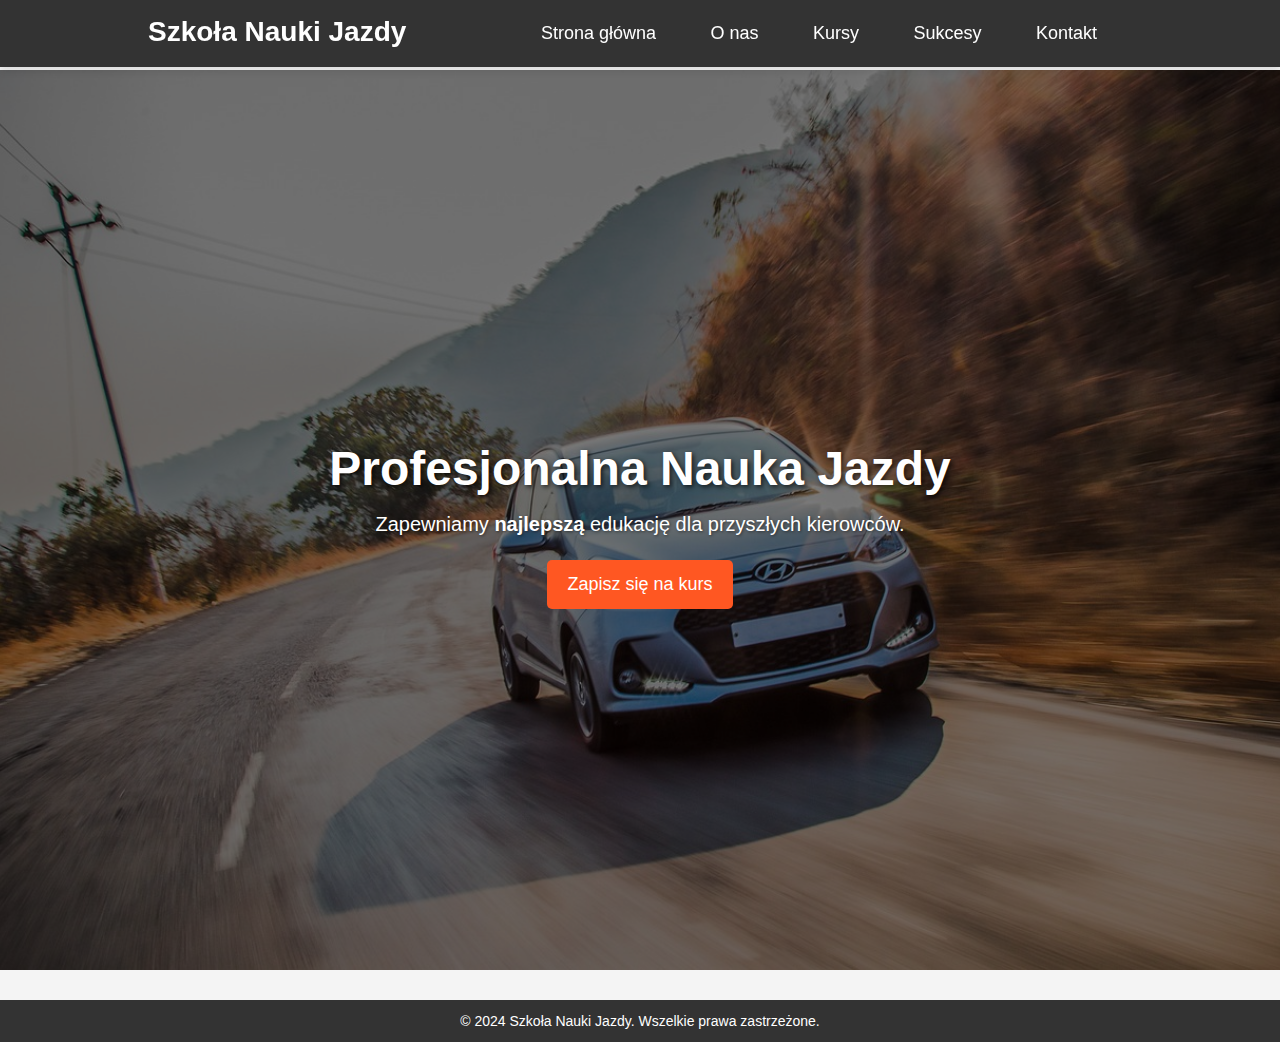
<file: index.html>
<!DOCTYPE html>
<html lang="pl">
<head>
    <meta charset="UTF-8">
    <meta name="viewport" content="width=device-width, initial-scale=1.0">
    <meta name="description" content="Szkoła nauki jazdy - Naucz się jeździć z profesjonalistami.">
    <title>Szkoła Nauki Jazdy</title>
    <link rel="stylesheet" href="mystyle.css">
    <link rel="icon" type="images/jpg" href="images/caricon.png" >
</head>
<body>
    <header>
        <div class="container">
            <h1>Szkoła Nauki Jazdy</h1>
            <nav>
                <ul>
                    <li><a href="index.html">Strona główna</a></li>
                    <li><a href="about.html">O nas</a></li>
                    <li><a href="courses.html">Kursy</a></li>
                    <li><a href="success.html">Sukcesy</a></li>
                    <li><a href="contact.html">Kontakt</a></li>

                </ul>
            </nav>
        </div>
    </header>

    <section id="home" class="hero">
        <div class="container">
            <h2>Profesjonalna Nauka Jazdy</h2>
            <p>Zapewniamy <b>najlepszą</b> edukację dla przyszłych kierowców.</p>
            <a href="courses.html" class="button">Zapisz się na kurs</a>
        </div>
    </section>

    <footer>
        <div class="container">
            <p>&copy; 2024 Szkoła Nauki Jazdy. Wszelkie prawa zastrzeżone.</p>
        </div>
    </footer>
</body>
</html>
</file>
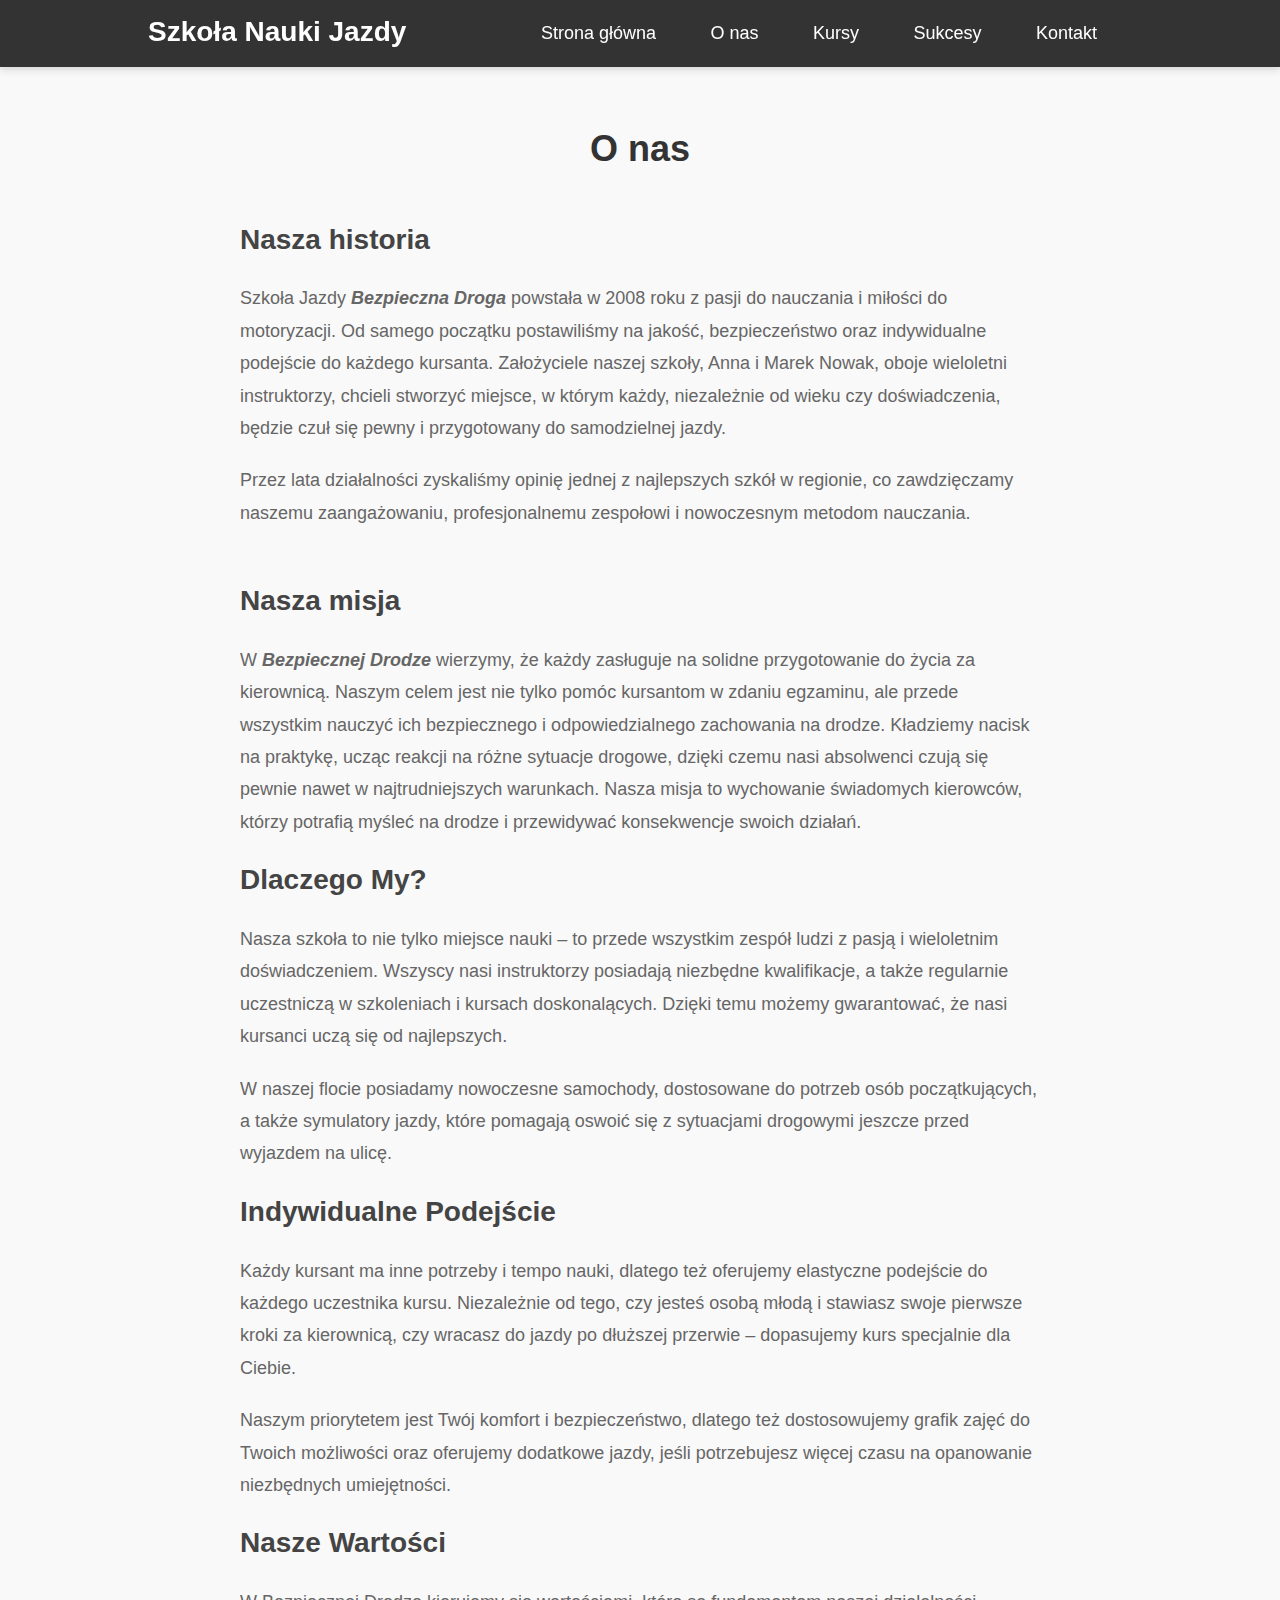
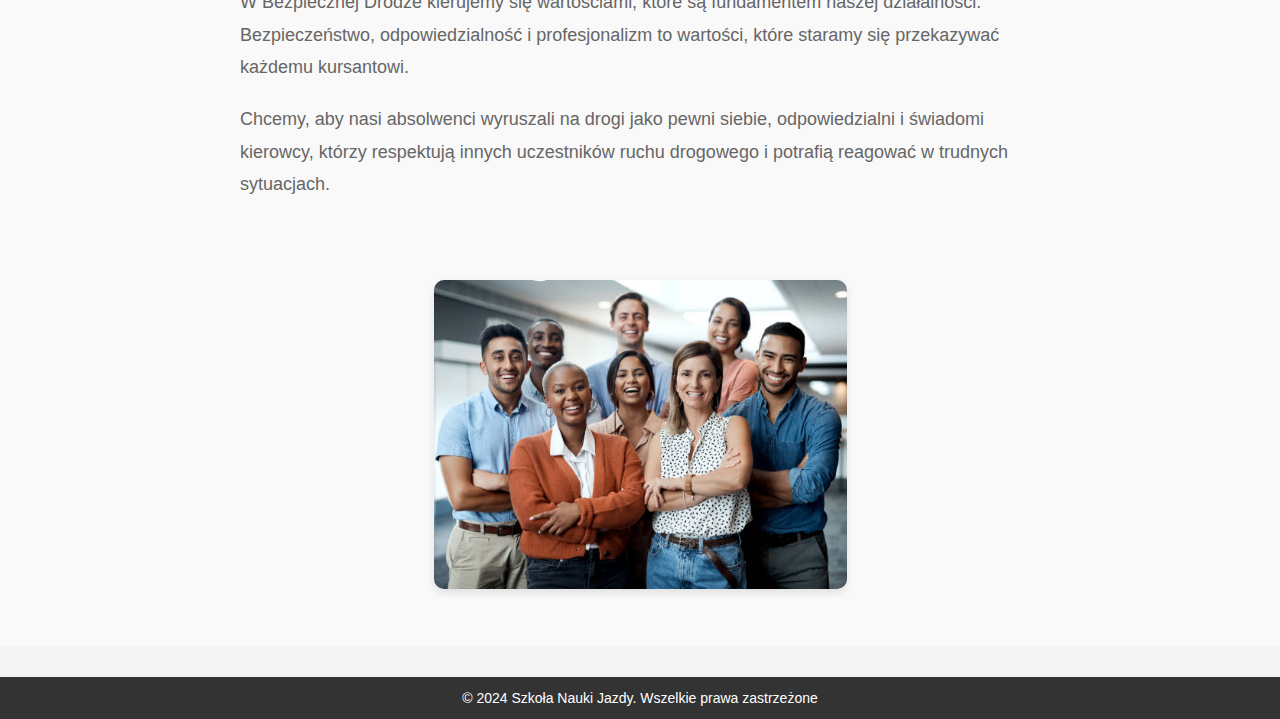
<file: about.html>
<!DOCTYPE html>
<html lang="pl">
<head>
    <meta charset="UTF-8">
    <meta name="viewport" content="width=device-width, initial-scale=1.0">
    <meta name="description" content="O nas - Szkoła Nauki Jazdy">
    <title>O nas - Szkoła Nauki Jazdy</title>
    <link rel="stylesheet" href="mystyle.css">
    <link rel="stylesheet" href="https://cdnjs.cloudflare.com/ajax/libs/font-awesome/6.0.0-beta3/css/all.min.css">
</head>
<body>
    <header>
        <div class="container">
            <h1>Szkoła Nauki Jazdy</h1>
            <nav>
                <ul>
                    <li><a href="index.html">Strona główna</a></li>
                    <li><a href="about.html" class="active">O nas</a></li>
                    <li><a href="courses.html">Kursy</a></li>
                    <li><a href="success.html">Sukcesy</a></li>
                    <li><a href="contact.html">Kontakt</a></li>
                </ul>
            </nav>
        </div>
    </header>

    <section id="about" class="page-section">
        <div class="container">
            <h2>O nas</h2>
            <div class="about-content">
                <div class="about-text">
                    <h3>Nasza historia</h3>
                    <p>
                        Szkoła Jazdy <i><b>Bezpieczna Droga</b></i> powstała w 2008 roku z pasji do nauczania i miłości do motoryzacji. Od samego początku postawiliśmy na jakość, bezpieczeństwo oraz indywidualne podejście do każdego kursanta. Założyciele naszej szkoły, Anna i Marek Nowak, oboje wieloletni instruktorzy, chcieli stworzyć miejsce, w którym każdy, niezależnie od wieku czy doświadczenia, będzie czuł się pewny i przygotowany do samodzielnej jazdy.
                    </p>
                    <p>
                        Przez lata działalności zyskaliśmy opinię jednej z najlepszych szkół w regionie, co zawdzięczamy naszemu zaangażowaniu, profesjonalnemu zespołowi i nowoczesnym metodom nauczania.
                    </p>
                </div>
                <div class="about-text">
                    <h3>Nasza misja</h3>
                    <p>
                        W <i><b>Bezpiecznej Drodze</b></i> wierzymy, że każdy zasługuje na solidne przygotowanie do życia za kierownicą. Naszym celem jest nie tylko pomóc kursantom w zdaniu egzaminu, ale przede wszystkim nauczyć ich bezpiecznego i odpowiedzialnego zachowania na drodze. Kładziemy nacisk na praktykę, ucząc reakcji na różne sytuacje drogowe, dzięki czemu nasi absolwenci czują się pewnie nawet w najtrudniejszych warunkach. Nasza misja to wychowanie świadomych kierowców, którzy potrafią myśleć na drodze i przewidywać konsekwencje swoich działań.
                    </p>
                    <h3>Dlaczego My?</h3>
                    <p>
                        Nasza szkoła to nie tylko miejsce nauki – to przede wszystkim zespół ludzi z pasją i wieloletnim doświadczeniem. Wszyscy nasi instruktorzy posiadają niezbędne kwalifikacje, a także regularnie uczestniczą w szkoleniach i kursach doskonalących. Dzięki temu możemy gwarantować, że nasi kursanci uczą się od najlepszych.
                    </p>
                    <p>
                        W naszej flocie posiadamy nowoczesne samochody, dostosowane do potrzeb osób początkujących, a także symulatory jazdy, które pomagają oswoić się z sytuacjami drogowymi jeszcze przed wyjazdem na ulicę.
                    </p>
                    <h3>Indywidualne Podejście</h3>
                    <p>
                        Każdy kursant ma inne potrzeby i tempo nauki, dlatego też oferujemy elastyczne podejście do każdego uczestnika kursu. Niezależnie od tego, czy jesteś osobą młodą i stawiasz swoje pierwsze kroki za kierownicą, czy wracasz do jazdy po dłuższej przerwie – dopasujemy kurs specjalnie dla Ciebie. 
                    </p>
                    <p>
                        Naszym priorytetem jest Twój komfort i bezpieczeństwo, dlatego też dostosowujemy grafik zajęć do Twoich możliwości oraz oferujemy dodatkowe jazdy, jeśli potrzebujesz więcej czasu na opanowanie niezbędnych umiejętności.
                    </p>
                    <h3>Nasze Wartości</h3>
                    <p>
                        W Bezpiecznej Drodze kierujemy się wartościami, które są fundamentem naszej działalności. Bezpieczeństwo, odpowiedzialność i profesjonalizm to wartości, które staramy się przekazywać każdemu kursantowi.
                    </p>
                    <p> Chcemy, aby nasi absolwenci wyruszali na drogi jako pewni siebie, odpowiedzialni i świadomi kierowcy, którzy respektują innych uczestników ruchu drogowego i potrafią reagować w trudnych sytuacjach.</p>
                </div>
            </div>

            <div class="about-image">
                <img src="images/onas.png" alt="Zdjęcie szkoły jazdy">
            </div>
        </div>
    </section>

    <footer>

        <div class="container">
            <p>&copy; 2024 Szkoła Nauki Jazdy. Wszelkie prawa zastrzeżone</p>
            </div>
    </footer>
</body>
</file>
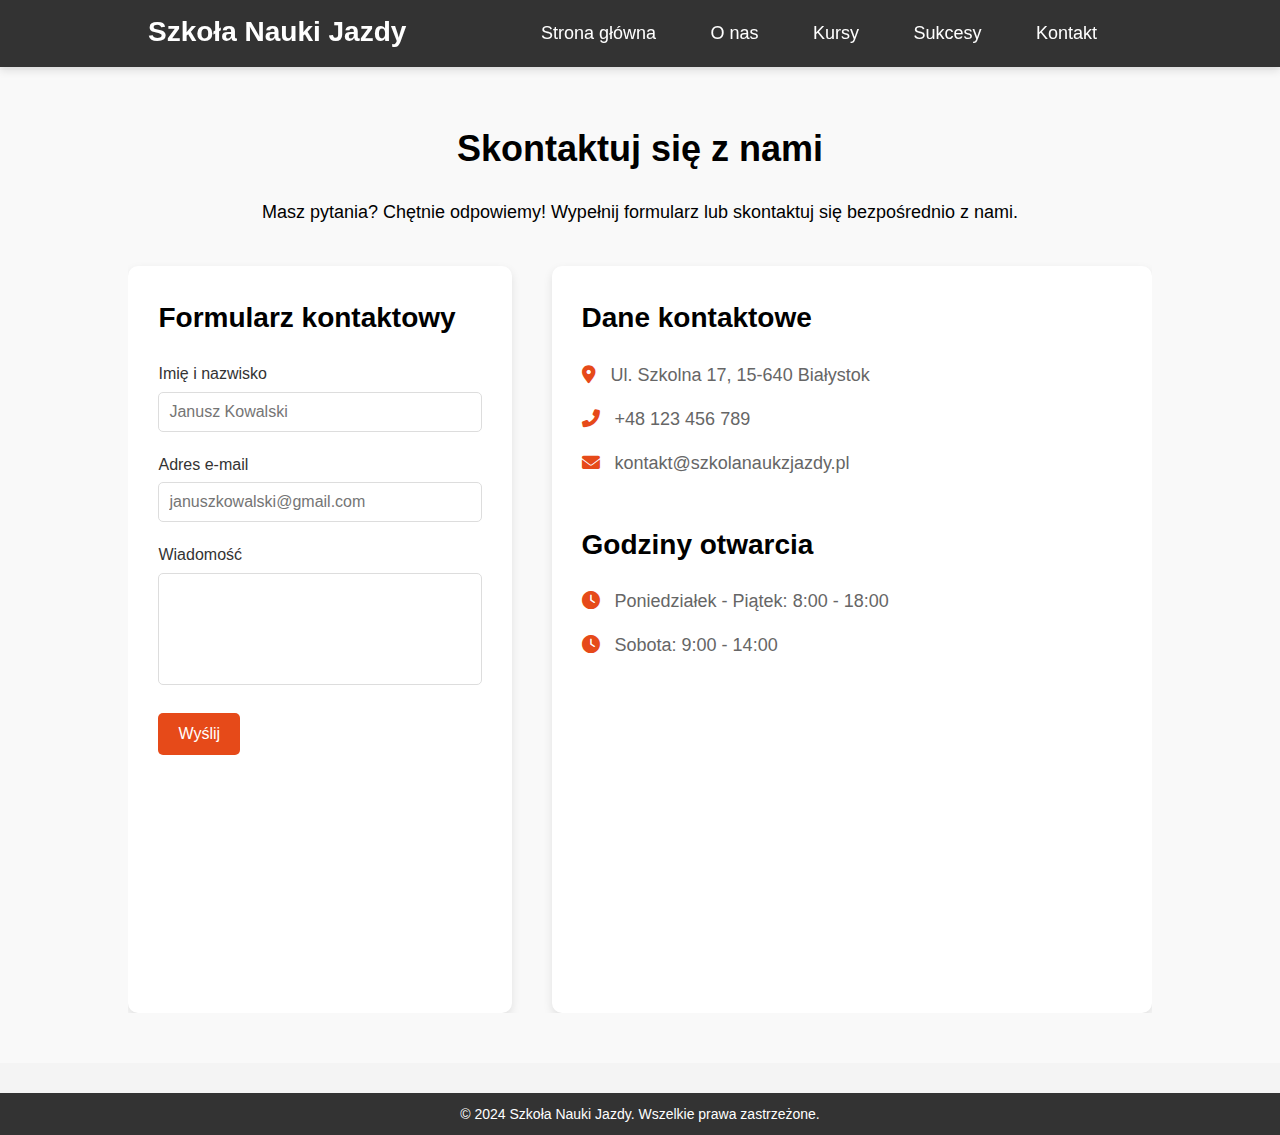
<file: contact.html>
<!DOCTYPE html>
<html lang="pl">
<head>
    <meta charset="UTF-8">
    <meta name="viewport" content="width=device-width, initial-scale=1.0">
    <meta name="description" content="Skontaktuj się z nami - Szkoła Nauki Jazdy">
    <title>Kontakt - Szkoła Nauki Jazdy</title>
    <link rel="stylesheet" href="mystyle.css">
    <link rel="stylesheet" href="https://cdnjs.cloudflare.com/ajax/libs/font-awesome/6.0.0-beta3/css/all.min.css">
</head>
<body>
    <header>
        <div class="container">
            <h1>Szkoła Nauki Jazdy</h1>
            <nav>
                <ul>
                    <li><a href="index.html">Strona główna</a></li>
                    <li><a href="about.html">O nas</a></li>
                    <li><a href="courses.html">Kursy</a></li>
                    <li><a href="success.html">Sukcesy</a></li>
                    <li><a href="contact.html" class="active">Kontakt</a></li>
                </ul>
            </nav>
        </div>
    </header>

    <section id="contact">
        <div class="container">
            <h2>Skontaktuj się z nami</h2>
            <p>Masz pytania? Chętnie odpowiemy! Wypełnij formularz lub skontaktuj się bezpośrednio z nami.</p>
            
            <div class="contact-grid">
                <div class="contact-form">
                    <h3>Formularz kontaktowy</h3>
                    <form action="#" method="post">
                        <label for="name">Imię i nazwisko</label>
                        <input type="text" id="name" name="name" required placeholder="Janusz Kowalski">

                        <label for="email">Adres e-mail</label>
                        <input type="email" id="email" name="email" required placeholder="januszkowalski@gmail.com">

                        <label for="message">Wiadomość</label>
                        <textarea id="message" name="message" rows="5" required ></textarea>

                        <button type="submit">Wyślij</button>
                    </form>
                </div>

                <!-- Informacje kontaktowe -->
                <div class="contact-info">
                    <h3>Dane kontaktowe</h3>
                    <ul>
                        <li><i class="fas fa-map-marker-alt"></i> Ul. Szkolna 17, 15-640 Białystok</li>
                        <li><i class="fas fa-phone-alt"></i> +48 123 456 789</li>
                        <li><i class="fas fa-envelope"></i> kontakt@szkolanaukzjazdy.pl</li>
                    </ul>
                    <h3>Godziny otwarcia</h3>
                    <ul>
                        <li><i class="fas fa-clock"></i> Poniedziałek - Piątek: 8:00 - 18:00</li>
                        <li><i class="fas fa-clock"></i> Sobota: 9:00 - 14:00</li>
                    </ul>
                    <div class="map-container">
                        <iframe id="mapsite" src="https://www.google.com/maps/embed?pb=!1m18!1m12!1m3!1d2394.2644270331252!2d23.083945276498806!3d53.12339867222536!2m3!1f0!2f0!3f0!3m2!1i1024!2i768!4f13.1!3m3!1m2!1s0x471ffb77bfb8d15b%3A0xc43e2f02eebb7ca7!2sSzkolna%2017%2C%2015-640%20Bia%C5%82ystok!5e0!3m2!1spl!2spl!4v1728653199184!5m2!1spl!2spl"></iframe>
                    </div>
                </div>
            </div>
        </div>
    </section>

    <footer>
        <div class="container">
            <p>&copy; 2024 Szkoła Nauki Jazdy. Wszelkie prawa zastrzeżone.</p>
        </div>
    </footer>
</body>
</html>
</file>
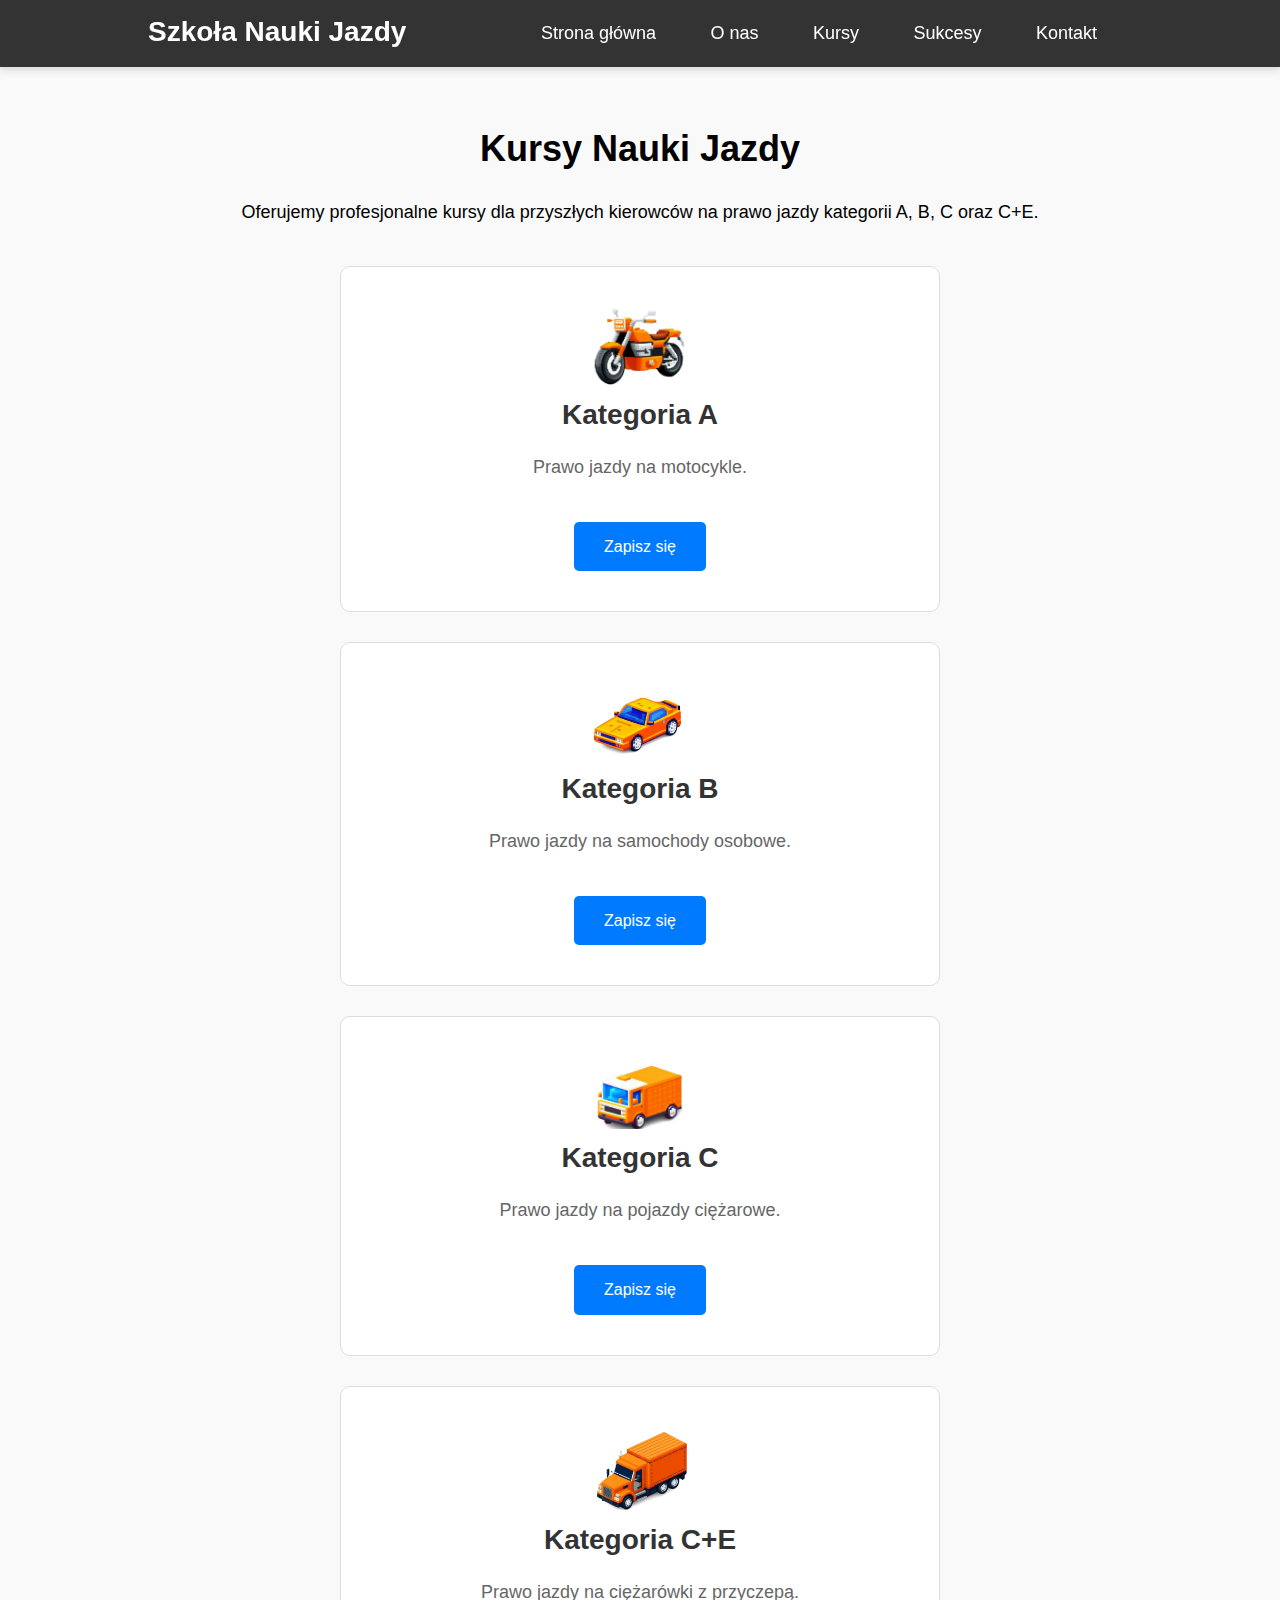
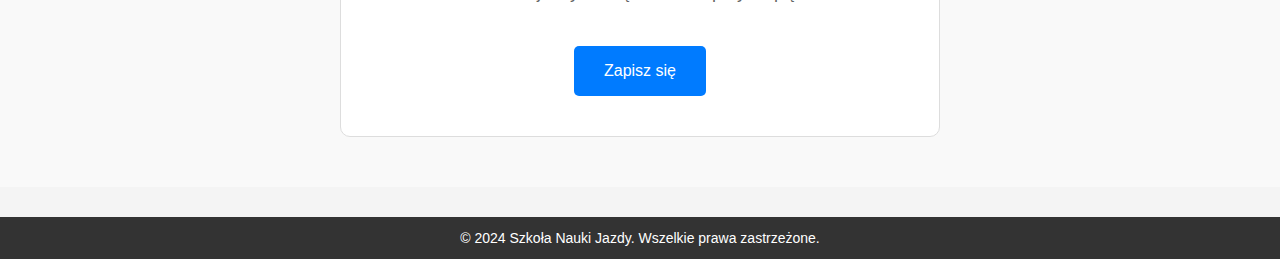
<file: courses.html>
<!DOCTYPE html>
<html lang="pl">
<head>
    <meta charset="UTF-8">
    <meta name="viewport" content="width=device-width, initial-scale=1.0">
    <meta name="description" content="Informacje o kursach na prawo jazdy kategorii A, B, C, C+E">
    <title>Kursy - Szkoła Nauki Jazdy</title>
    <link rel="stylesheet" href="mystyle.css">
</head>
<body>
    <header>
        <div class="container">
            <h1>Szkoła Nauki Jazdy</h1>
            <nav>
                <ul>
                    <li><a href="index.html">Strona główna</a></li>
                    <li><a href="about.html">O nas</a></li>
                    <li><a href="courses.html">Kursy</a></li>
                    <li><a href="success.html">Sukcesy</a></li>
                    <li><a href="contact.html">Kontakt</a></li>
                </ul>
            </nav>
        </div>
    </header>

    <section id="courses">
        <div class="container">
            <h2>Kursy Nauki Jazdy</h2>
            <p>Oferujemy profesjonalne kursy dla przyszłych kierowców na prawo jazdy kategorii A, B, C oraz C+E.</p>
            
            <div class="course-grid">
                <!-- Kurs kat. A -->
                <div class="course-box">
                    <img src="images/orangpixelartmotor.png" width="100px">
                    <h3>Kategoria A</h3>
                    <p>Prawo jazdy na motocykle.</p>
                    <a href="#" class="course-btn">Zapisz się</a>
                    
                </div>
                
                <!-- Kurs kat. B -->
                <div class="course-box">
                    <img src="images/orangpixelartcar.png" width="100px">
                    <h3>Kategoria B</h3>
                    <p>Prawo jazdy na samochody osobowe.</p>
                    <a href="#" class="course-btn">Zapisz się</a>
                </div>
                
                <!-- Kurs kat. C -->
                <div class="course-box">
                    <img src="images/orangpixearttruck.png" width="100px">
                    <h3>Kategoria C</h3>
                    <p>Prawo jazdy na pojazdy ciężarowe.</p>
                    <a href="#" class="course-btn">Zapisz się</a>
                </div>

                <!-- Kurs kat. C+E -->
                <div class="course-box">
                    <img src="images/orangpixelartets.png" width="100px" >
                    <h3>Kategoria C+E</h3>
                    <p>Prawo jazdy na ciężarówki z przyczepą.</p>
                    <a href="#" class="course-btn">Zapisz się</a>
                </div>
            </div>
        </div>
    </section>

    <footer>
        <div class="container">
            <p>&copy; 2024 Szkoła Nauki Jazdy. Wszelkie prawa zastrzeżone.</p>
        </div>
    </footer>
</body>
</html>
</file>
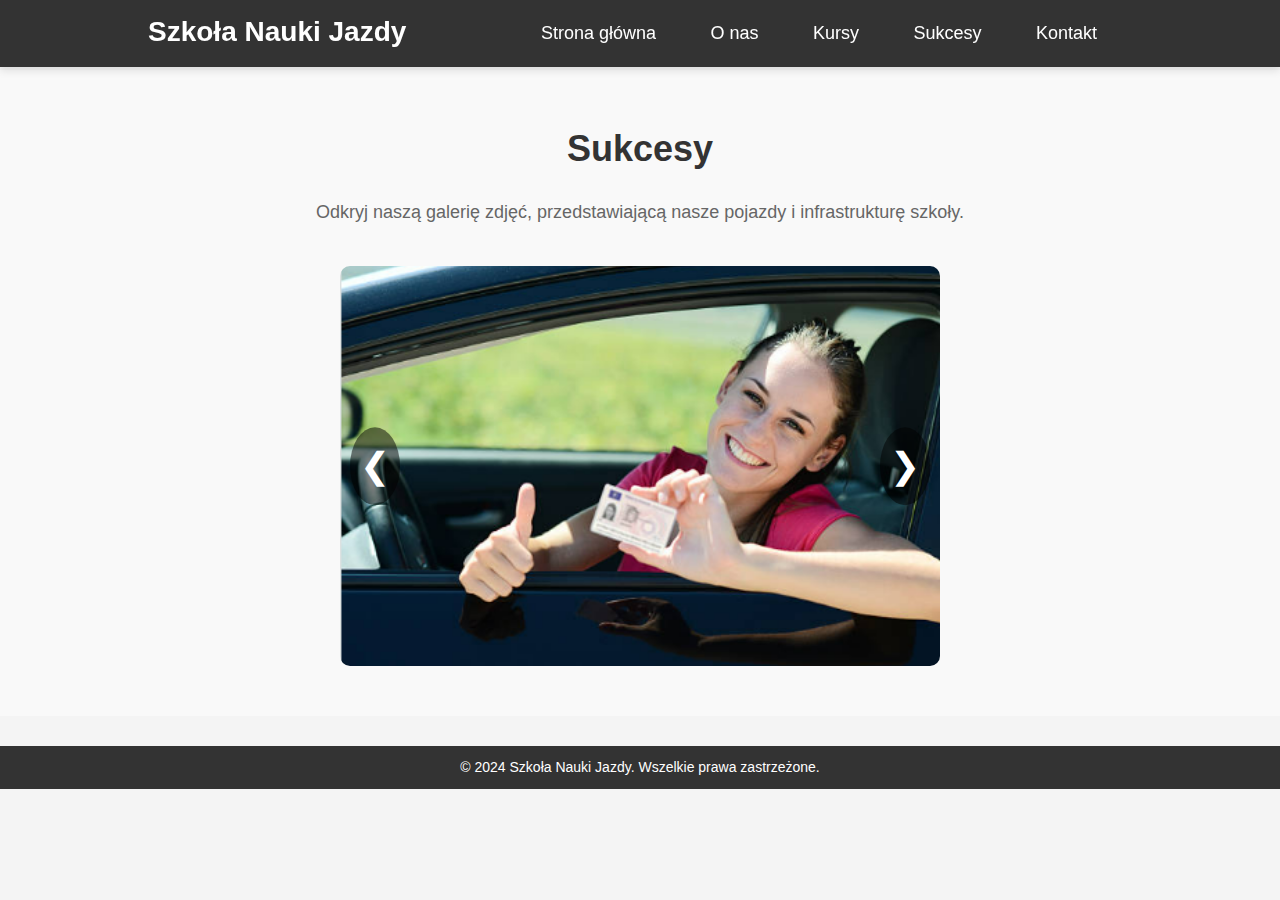
<file: success.html>
<!DOCTYPE html>
<html lang="pl">
<head>
    <meta charset="UTF-8">
    <meta name="viewport" content="width=device-width, initial-scale=1.0">
    <meta name="description" content="Galeria - Szkoła Nauki Jazdy">
    <title>Galeria - Szkoła Nauki Jazdy</title>
    <link rel="stylesheet" href="mystyle.css">
</head>
<body>
    <header>
        <div class="container">
            <h1>Szkoła Nauki Jazdy</h1>
            <nav>
                <ul>
                    <li><a href="index.html">Strona główna</a></li>
                    <li><a href="about.html">O nas</a></li>
                    <li><a href="courses.html">Kursy</a></li>
                    <li><a href="success.html">Sukcesy</a></li>
                    <li><a href="contact.html">Kontakt</a></li>
                </ul>
            </nav>
        </div>
    </header>

    <!-- Sekcja Galeria -->
    <section id="gallery" class="page-section">
        <div class="container">
            <h2>Sukcesy</h2>
            <p>Odkryj naszą galerię zdjęć, przedstawiającą nasze pojazdy i infrastrukturę szkoły.</p>

            <!-- Slajder zdjęć -->
            <!-- Slajder zdjęć -->
        <div class="slider">
        <input type="radio" name="slide" id="slide1" checked>
        <input type="radio" name="slide" id="slide2">

    <div class="slides">
        <div class="slide" style="background-image: url('images/successdriving1.png');"></div>
        <div class="slide" style="background-image: url('images/successdriving2.png');"></div>

    </div>

    <!-- Strzałki nawigacyjne -->
    <label for="slide1" class="nav-arrow left">&#10094;</label>
    <label for="slide2" class="nav-arrow right">&#10095;</label>

    </div>

                </div>
    </section>

    <footer>
        <div class="container">
            <p>&copy; 2024 Szkoła Nauki Jazdy. Wszelkie prawa zastrzeżone.</p>
        </div>
    </footer>
</body>
</html>
</file>
<file: mystyle.css>
* {
    margin: 0;
    padding: 0;
    box-sizing: border-box;
}


body {
    padding-top: 70px;
    font-family: 'Arial', sans-serif;
    line-height: 1.6;
    background-color: #f4f4f4;
}

.container {
    width: 80%;
    margin: auto;
    overflow: hidden;
}

header {
    background: #333;
    color: #fff;
    padding: 10px 0;
    position: relative;
}
header {
    position: fixed;
    top: 0;
    width: 100%;
    background: #333;
    color: #fff;
    padding: 10px 0;
    z-index: 1000; /* Aby nagłówek był nad resztą elementów */
    box-shadow: 0 4px 8px rgba(0, 0, 0, 0.1); /* Opcjonalny cień dla efektu */
}


header h1 {
    float: left;
    margin-left: 20px;
    font-size: 28px;
}

nav {
    float: right;
    margin-right: 20px;
}

nav ul {
    list-style: none;
    padding: 0;
}

nav ul li {
    display: inline-block;
    margin-right: 20px;
}

nav ul li a {
    color: #fff;
    text-decoration: none;
    font-size: 18px;
    padding: 10px 15px;
    border-radius: 10px;
    line-height: 1.5;
    transition: background 0.3s ease;
    display: inline-block;
}

nav ul li a:hover {
    background-color: #f44336;
}

.hero {
    position: relative;
    background: url('images/carstart.jpg') no-repeat center center/cover;
    height: 100vh;
    display: flex;
    align-items: center;
    justify-content: center;
    color: #fff;
}

.hero::before {
    content: '';
    position: absolute;
    top: 0;
    left: 0;
    width: 100%;
    height: 100%;
    background: rgba(0, 0, 0, 0.5);
    z-index: 1;
}

.hero .container {
    position: relative;
    z-index: 2;
    text-align: center;
}

.hero h2 {
    font-size: 48px;
    text-shadow: 2px 2px 5px rgba(0, 0, 0, 0.7);
}

.hero p {
    font-size: 20px;
    text-shadow: 1px 1px 3px rgba(0, 0, 0, 0.5);
}

.hero .button {
    padding: 10px 20px;
    background-color: #ff5722;
    color: #fff;
    text-decoration: none;
    font-size: 18px;
    border-radius: 5px;
    margin-top: 20px;
    display: inline-block;
    transition: background-color 0.3s;
}

.hero .button:hover {
    background-color: #e64a19;
}

/* Style dla sekcji O nas */
/* Styl dla podstrony "O nas" */

.page-section {
    padding: 50px 0;
    background-color: #f9f9f9;
    text-align: center;
}

#about h2 {
    font-size: 36px;
    color: #333;
    margin-bottom: 40px;
}

.about-content {
    display: flex;
    flex-direction: column;
    gap: 30px;
    margin-bottom: 40px;
}

.about-text {
    max-width: 800px;
    margin: 0 auto;
    text-align: left;
}

.about-text h3 {
    font-size: 28px;
    color: #444;
    margin-bottom: 20px;
}

.about-text p {
    font-size: 18px;
    line-height: 1.8;
    color: #666;
    margin-bottom: 20px;
}

.about-image img {
    max-width: 75%;
    height: auto;
    border-radius: 10px;
    box-shadow: 0 4px 8px rgba(0, 0, 0, 0.1);
    margin-top: 20px;
}

footer {
    background-color: #333;
    color: #fff;
    padding: 20px 0;
    text-align: center;
}


/* Ogólne style dla sekcji */
.container {
    width: 80%;
    margin: auto;
    overflow: hidden;
}

footer {
    background: #333;
    color: #fff;
    text-align: center;
    padding: 10px 0;
    margin-top: 30px;
}

footer p {
    margin: 0;
    font-size: 14px;
}

/* Styl dla sekcji kursów */
#courses {
    padding: 50px 0;
    background-color: #f9f9f9;
}

#courses h2 {
    font-size: 36px;
    margin-bottom: 20px;
    text-align: center;
}

#courses p {
    font-size: 18px;
    text-align: center;
    margin-bottom: 40px;
}

/* Styl dla siatki kursów z jedną kolumną */
.course-grid {
    display: flex;
    flex-direction: column;
    align-items: center;
    gap: 30px;
}

/* Styl dla większych kwadratowych boxów kursów */
.course-box {
    background-color: #fff;
    padding: 40px;
    width: 100%;
    max-width: 600px;
    text-align: center;
    border: 1px solid #ddd;
    border-radius: 10px;
    transition: transform 0.3s ease, box-shadow 0.3s ease;
}

.course-box:hover {
    transform: scale(1.03);
    box-shadow: 0 4px 20px rgba(0, 0, 0, 0.1);
}

.course-box h3 {
    font-size: 28px;
    margin-bottom: 15px;
    color: #333;
}

.course-box p {
    font-size: 18px;
    color: #666;
    margin-bottom: 25px;
}

/* Styl dla przycisków */
.course-btn {
    display: inline-block;
    padding: 12px 30px;
    background-color: #007bff;
    color: #fff;
    border-radius: 5px;
    text-decoration: none;
    font-size: 16px;
    transition: background-color 0.3s ease;
}

.course-btn:hover {
    background-color: #0056b3;
}

/* Sekcja kontaktowa */
#contact {
    padding: 50px 0;
    background-color: #f9f9f9;
}

#contact h2 {
    font-size: 36px;
    margin-bottom: 20px;
    text-align: center;
}

#contact p {
    font-size: 18px;
    text-align: center;
    margin-bottom: 40px;
}

/* Siatka dla formularza i informacji kontaktowych */
.contact-grid {
    display: flex;
    gap: 40px;
    flex-direction: row;
    flex-wrap: wrap;
    justify-content: center;

}

/* Stylizacja formularza kontaktowego */
.contact-form {
    background-color: #fff;
    padding: 30px;
    border-radius: 10px;
    box-shadow: 0 4px 10px rgba(0, 0, 0, 0.1);
}

.contact-form h3 {
    font-size: 28px;
    margin-bottom: 20px;
}

.contact-form label {
    display: block;
    font-size: 16px;
    margin-bottom: 5px;
    color: #333;
}

.contact-form input,
.contact-form textarea {
    width: 100%;
    padding: 10px;
    margin-bottom: 20px;
    border: 1px solid #ddd;
    border-radius: 5px;
    font-size: 16px;
    resize: none;
    height: fit-content;
}

.contact-form button {
    padding: 12px 20px;
    background-color: #e64a19;
    color: #fff;
    border: none;
    border-radius: 5px;
    cursor: pointer;
    font-size: 16px;
    transition: background-color 0.3s ease;
}

.contact-form button:hover {
    background-color: #e64a19;
}


.contact-info {
    background-color: #fff;
    padding: 30px;
    border-radius: 10px;
    box-shadow: 0 4px 10px rgba(0, 0, 0, 0.1);
    display: flex;
    flex-direction: column;
    width: 600px;
}

.contact-info h3 {
    font-size: 28px;
    margin-bottom: 20px;
}

.contact-info ul {
    list-style: none;
    padding: 0;
    margin-bottom: 30px;
}

.contact-info ul li {
    font-size: 18px;
    margin-bottom: 15px;
    color: #666;
}

.contact-info ul li i {
    color: #e64a19;
    margin-right: 10px;
}


.map-container {
    margin-top: 20px;
}

.map-container iframe {
    width: 100%;
    height: 250px;
    border: 0;
    border-radius: 10px;
}
#mapsite {
    frameborder: 0;
    border: 0px;
    allowfullscreen: none;
}

/* Sekcja galerii */
#gallery {
    padding: 50px 0;
    background-color: #f9f9f9;
    text-align: center;
}

#gallery h2 {
    font-size: 36px;
    color: #333;
    margin-bottom: 20px;
}

#gallery p {
    font-size: 18px;
    color: #666;
    margin-bottom: 40px;
}


.slider {
    position: relative;
    width: 80%;
    max-width: 600px;
    margin: 0 auto;
    overflow: hidden;
    border-radius: 10px;
    box-shadow: 0 4px 10px transparent(0, 0, 0, 0.01);
}

.slides {
    display: flex;
    transition: transform 0.5s ease;
}

.slide {
    min-width: 100%;
    height: 400px;
    background-size: cover;
    background-position: center;
}

.slider .nav-arrow {
    font-size: 36px;
    color: white;
    position: absolute;
    top: 50%;
    transform: translateY(-50%);
    cursor: pointer;
    background-color: rgba(0, 0, 0, 0.5);
    padding: 10px;
    border-radius: 50%;

}

.slider .nav-arrow.left {
    left: 10px;
}

.slider .nav-arrow.right {
    right: 10px;
}


.slider .nav-arrow:hover {
    background-color: rgba(0, 0, 0, 0.7);
}



#slide1:checked ~ .slides {
    transform: translateX(0%);
}
#slide2:checked ~ .slides {
    transform: translateX(-100%);
}



#slide1:checked ~ .navigation label[for="slide1"],
#slide2:checked ~ .navigation label[for="slide2"] {
    background-color: #333;
}

.slider input[type="radio"] {
    display: none;
}
</file>
